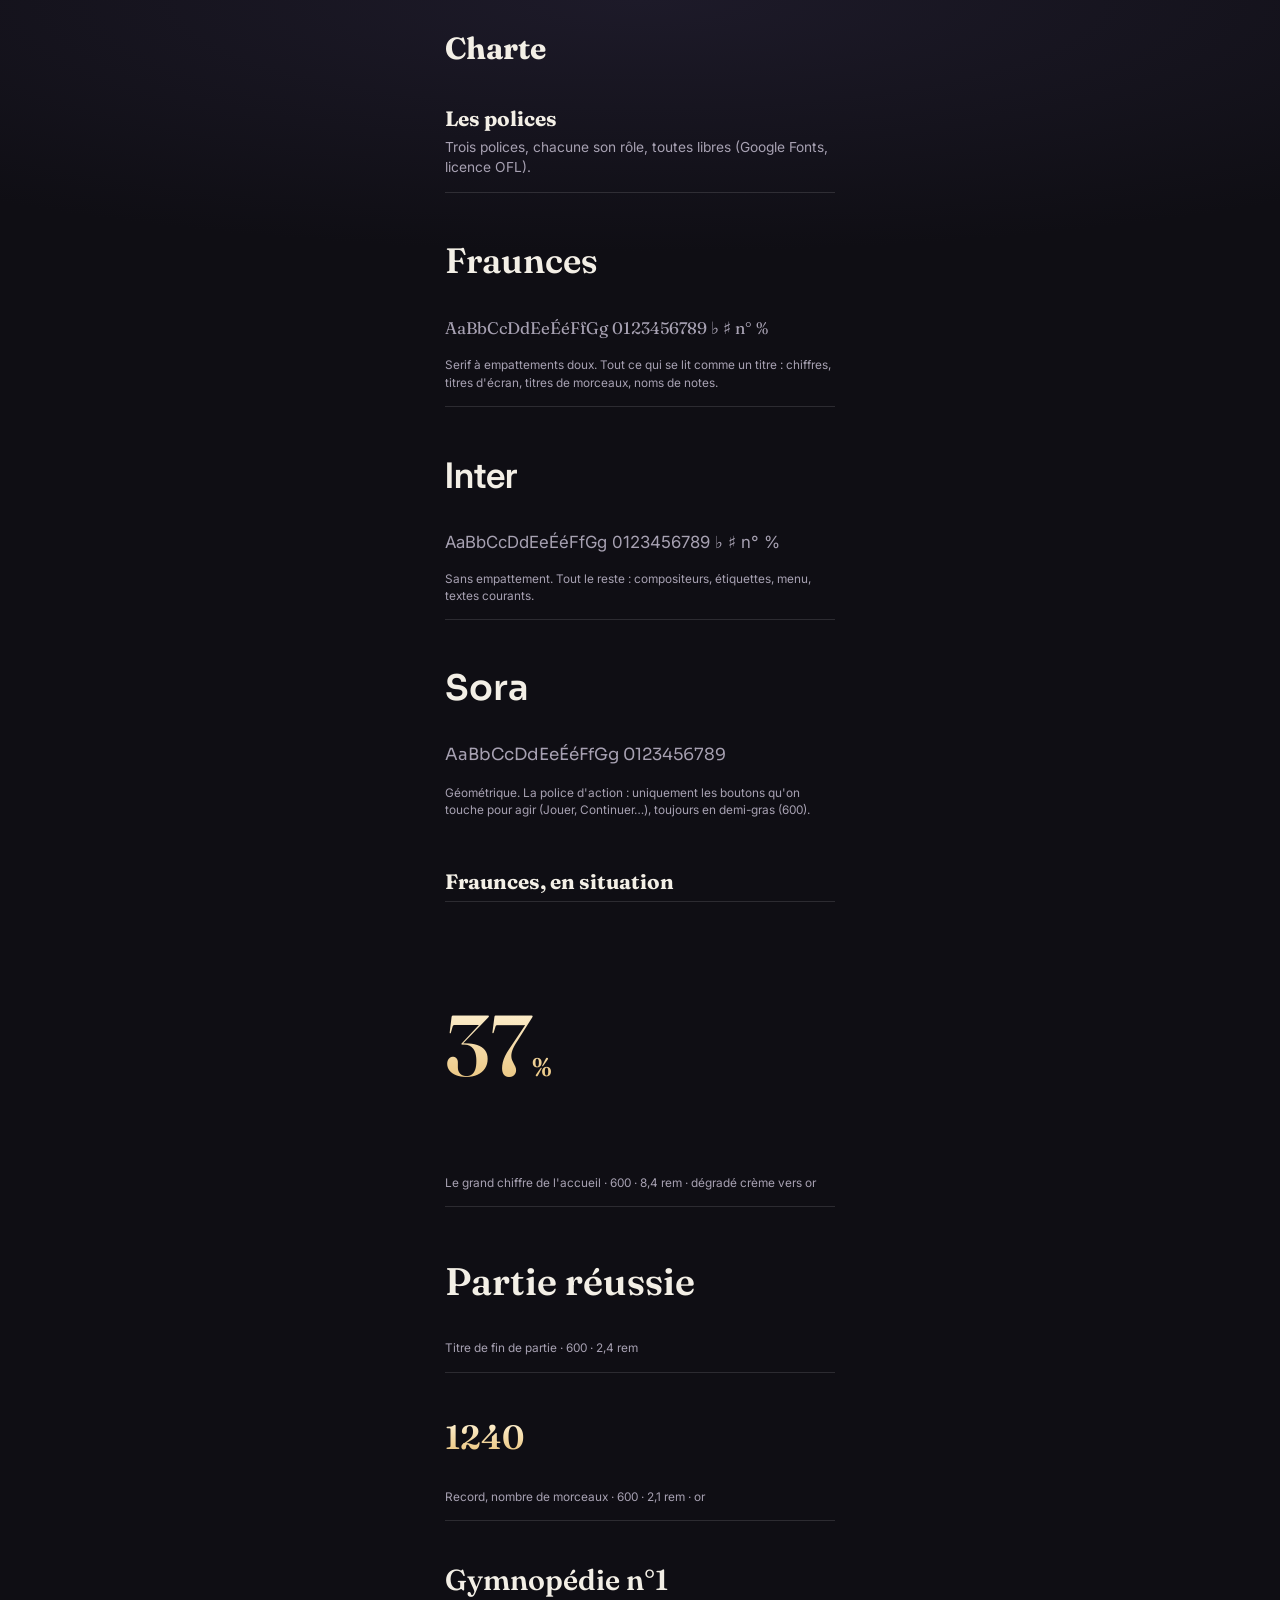
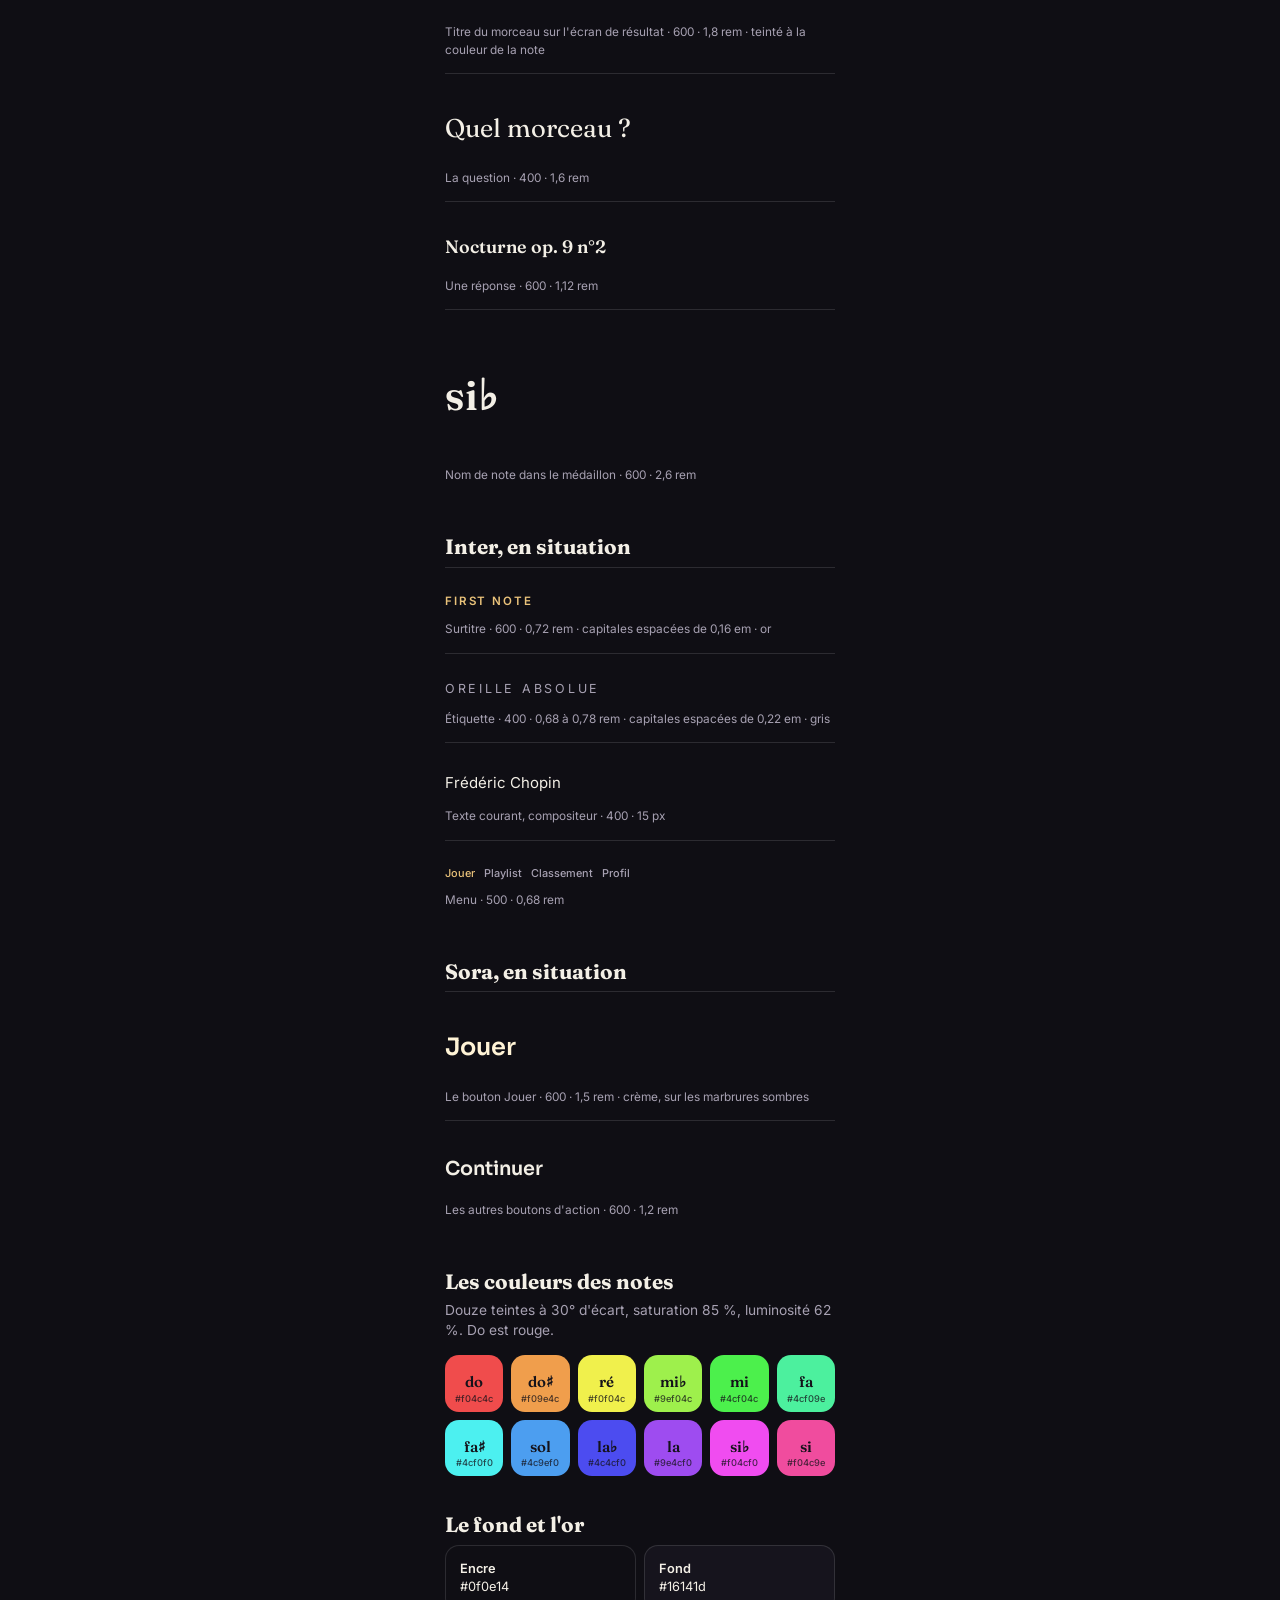
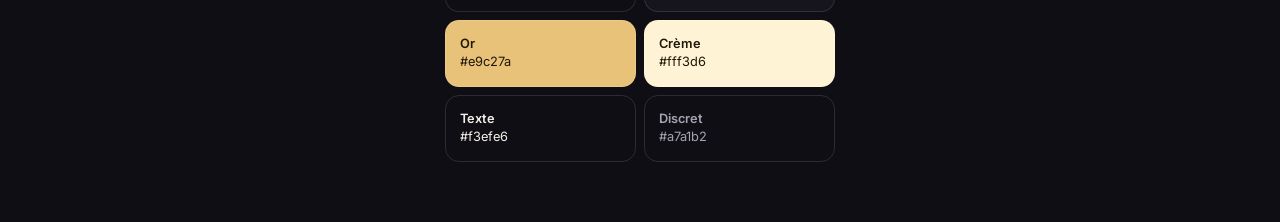
<file: charte.html>
<!doctype html>
<html lang="fr">
<head>
<meta charset="utf-8">
<meta name="viewport" content="width=device-width, initial-scale=1, viewport-fit=cover">
<meta name="theme-color" content="#0f0e14">
<title>First Note : charte</title>
<link rel="preconnect" href="https://fonts.googleapis.com">
<link href="https://fonts.googleapis.com/css2?family=Fraunces:opsz,wght@9..144,400;9..144,600&family=Inter:wght@400;500;600&family=Sora:wght@600&display=swap" rel="stylesheet">
<style>
:root { --encre: #0f0e14; --fond: #16141d; --trait: rgba(255, 255, 255, .12); --texte: #f3efe6; --discret: #a7a1b2; --or: #e9c27a; --or-fonce: #1f1808; --titre: "Fraunces", Georgia, serif; }
* { box-sizing: border-box; }
body { margin: 0; background: radial-gradient(120% 40% at 50% 0, #1d1a29, var(--encre) 70%) fixed, var(--encre); color: var(--texte); font: 15px/1.45 "Inter", system-ui, sans-serif; }
main { max-width: 430px; margin: 0 auto; padding: 26px 20px 60px; }
h1 { font-family: var(--titre); font-size: 1.9rem; margin: 0 0 22px; }
h2 { font-family: var(--titre); font-size: 1.3rem; margin: 34px 0 4px; }
.note { color: var(--discret); font-size: .86rem; margin: 0 0 14px; }
.ligne { padding: 14px 0; border-top: 1px solid var(--trait); }
.ligne small { display: block; color: var(--discret); font-size: .74rem; margin-top: 6px; }
.or { background: linear-gradient(180deg, #fff3d6, var(--or)); -webkit-background-clip: text; background-clip: text; color: transparent; }
.alphabet { font-size: 1.05rem; color: var(--discret); word-break: break-all; }
.pastilles { display: grid; grid-template-columns: repeat(6, 1fr); gap: 8px; }
.pastilles div { border-radius: 14px; padding: 16px 0 8px; text-align: center; color: #14121a; font-family: var(--titre); font-weight: 600; }
.pastilles small { display: block; font: 500 .58rem "Inter", sans-serif; opacity: .75; }
.teintes { display: grid; grid-template-columns: repeat(2, 1fr); gap: 8px; }
.teintes div { border-radius: 14px; padding: 14px; border: 1px solid var(--trait); font-size: .8rem; }
.teintes b { display: block; font-weight: 600; }
</style>
</head>
<body>
<main>
  <h1>Charte</h1>

  <h2>Les polices</h2>
  <p class="note">Trois polices, chacune son rôle, toutes libres (Google Fonts, licence OFL).</p>

  <div class="ligne"><p style="font-family: var(--titre); font-weight: 600; font-size: 2.2rem; line-height: 1.1">Fraunces</p>
    <p class="alphabet" style="font-family: var(--titre)">AaBbCcDdEeÉéFfGg 0123456789 ♭ ♯ n° %</p>
    <small>Serif à empattements doux. Tout ce qui se lit comme un titre : chiffres, titres d'écran, titres de morceaux, noms de notes.</small></div>
  <div class="ligne"><p style="font-weight: 600; font-size: 2.2rem; line-height: 1.1">Inter</p>
    <p class="alphabet">AaBbCcDdEeÉéFfGg 0123456789 ♭ ♯ n° %</p>
    <small>Sans empattement. Tout le reste : compositeurs, étiquettes, menu, textes courants.</small></div>

  <div class="ligne"><p style="font-family: 'Sora', sans-serif; font-weight: 600; font-size: 2.2rem; line-height: 1.1">Sora</p>
    <p class="alphabet" style="font-family: 'Sora', sans-serif">AaBbCcDdEeÉéFfGg 0123456789</p>
    <small>Géométrique. La police d'action : uniquement les boutons qu'on touche pour agir (Jouer, Continuer…), toujours en demi-gras (600).</small></div>

  <h2>Fraunces, en situation</h2>
  <div class="ligne"><p class="or" style="font-family: var(--titre); font-weight: 600; font-size: 5.4rem; line-height: 1">37<span style="font-size: 1.6rem">%</span></p><small>Le grand chiffre de l'accueil · 600 · 8,4 rem · dégradé crème vers or</small></div>
  <div class="ligne"><p style="font-family: var(--titre); font-weight: 600; font-size: 2.4rem; line-height: 1.1">Partie réussie</p><small>Titre de fin de partie · 600 · 2,4 rem</small></div>
  <div class="ligne"><p class="or" style="font-family: var(--titre); font-weight: 600; font-size: 2.1rem; line-height: 1.05">1240</p><small>Record, nombre de morceaux · 600 · 2,1 rem · or</small></div>
  <div class="ligne"><p style="font-family: var(--titre); font-weight: 600; font-size: 1.8rem; line-height: 1.1">Gymnopédie n°1</p><small>Titre du morceau sur l'écran de résultat · 600 · 1,8 rem · teinté à la couleur de la note</small></div>
  <div class="ligne"><p style="font-family: var(--titre); font-size: 1.6rem; line-height: 1.2">Quel morceau ?</p><small>La question · 400 · 1,6 rem</small></div>
  <div class="ligne"><p style="font-family: var(--titre); font-weight: 600; font-size: 1.12rem">Nocturne op. 9 n°2</p><small>Une réponse · 600 · 1,12 rem</small></div>
  <div class="ligne"><p style="font-family: var(--titre); font-weight: 600; font-size: 2.6rem">si♭</p><small>Nom de note dans le médaillon · 600 · 2,6 rem</small></div>

  <h2>Inter, en situation</h2>
  <div class="ligne"><p style="font-size: .72rem; letter-spacing: .16em; text-transform: uppercase; color: var(--or); font-weight: 600">First Note</p><small>Surtitre · 600 · 0,72 rem · capitales espacées de 0,16 em · or</small></div>
  <div class="ligne"><p style="font-size: .78rem; letter-spacing: .22em; text-transform: uppercase; color: var(--discret)">oreille absolue</p><small>Étiquette · 400 · 0,68 à 0,78 rem · capitales espacées de 0,22 em · gris</small></div>
  <div class="ligne"><p>Frédéric Chopin</p><small>Texte courant, compositeur · 400 · 15 px</small></div>
  <div class="ligne"><p style="font-weight: 500; font-size: .68rem; color: var(--or)">Jouer &nbsp; <span style="color: var(--discret)">Playlist &nbsp; Classement &nbsp; Profil</span></p><small>Menu · 500 · 0,68 rem</small></div>

  <h2>Sora, en situation</h2>
  <div class="ligne"><p style="font-family: 'Sora', sans-serif; font-weight: 600; font-size: 1.5rem; color: #fff3d6">Jouer</p><small>Le bouton Jouer · 600 · 1,5 rem · crème, sur les marbrures sombres</small></div>
  <div class="ligne"><p style="font-family: 'Sora', sans-serif; font-weight: 600; font-size: 1.2rem">Continuer</p><small>Les autres boutons d'action · 600 · 1,2 rem</small></div>

  <h2>Les couleurs des notes</h2>
  <p class="note">Douze teintes à 30° d'écart, saturation 85 %, luminosité 62 %. Do est rouge.</p>
  <div id="notes" class="pastilles"></div>

  <h2>Le fond et l'or</h2>
  <div class="teintes">
    <div style="background: #0f0e14"><b>Encre</b>#0f0e14</div>
    <div style="background: #16141d"><b>Fond</b>#16141d</div>
    <div style="background: #e9c27a; color: #1f1808"><b>Or</b>#e9c27a</div>
    <div style="background: #fff3d6; color: #1f1808"><b>Crème</b>#fff3d6</div>
    <div style="color: #f3efe6"><b>Texte</b>#f3efe6</div>
    <div style="color: #a7a1b2"><b>Discret</b>#a7a1b2</div>
  </div>
</main>
<script>
const NOMS = ["do", "do♯", "ré", "mi♭", "mi", "fa", "fa♯", "sol", "la♭", "la", "si♭", "si"];
document.getElementById("notes").innerHTML = NOMS.map((n, i) => {
  const h = i * 30, s = 0.85, l = 0.62, a = s * Math.min(l, 1 - l);
  const f = (k0) => { const k = (k0 + h / 30) % 12; return Math.round(255 * (l - a * Math.max(-1, Math.min(k - 3, 9 - k, 1)))).toString(16).padStart(2, "0"); };
  const c = "#" + f(0) + f(8) + f(4);
  return `<div style="background:${c}">${n}<small>${c}</small></div>`;
}).join("");
</script>
</body>
</html>
</file>
